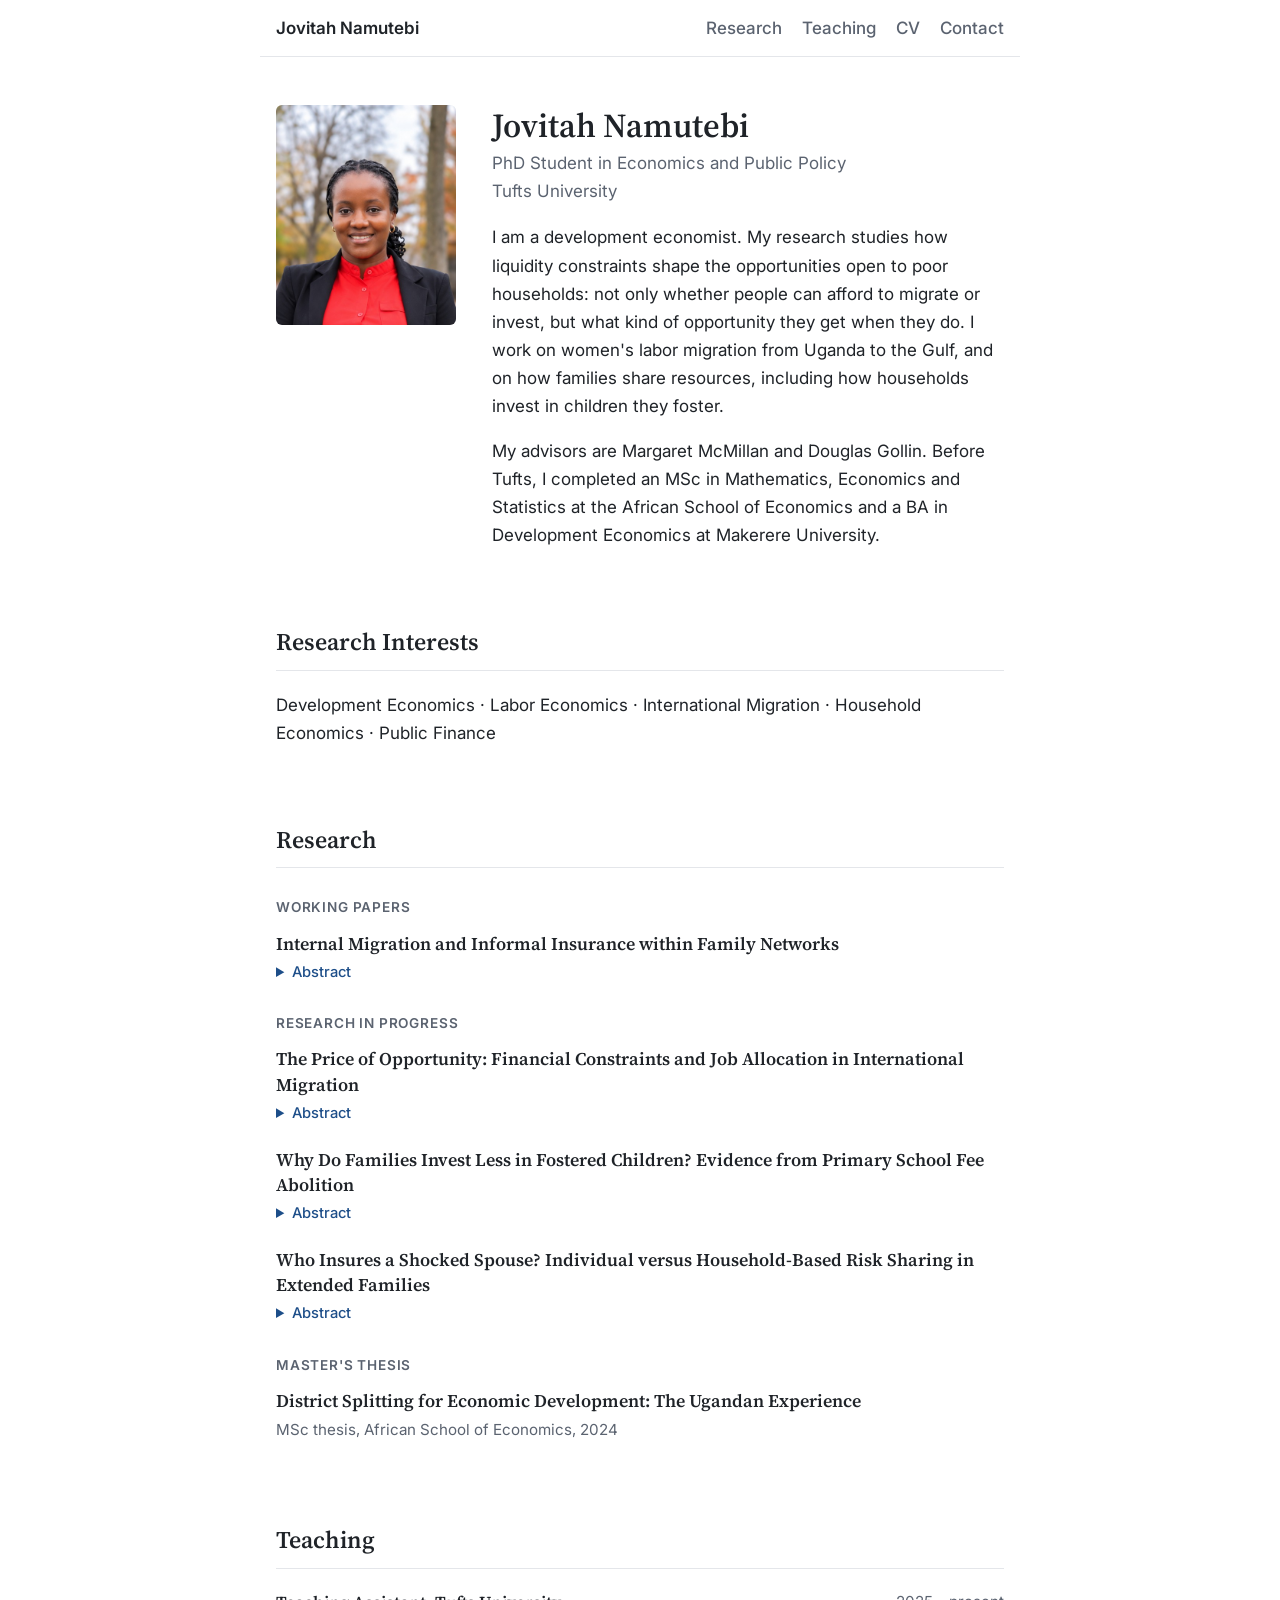
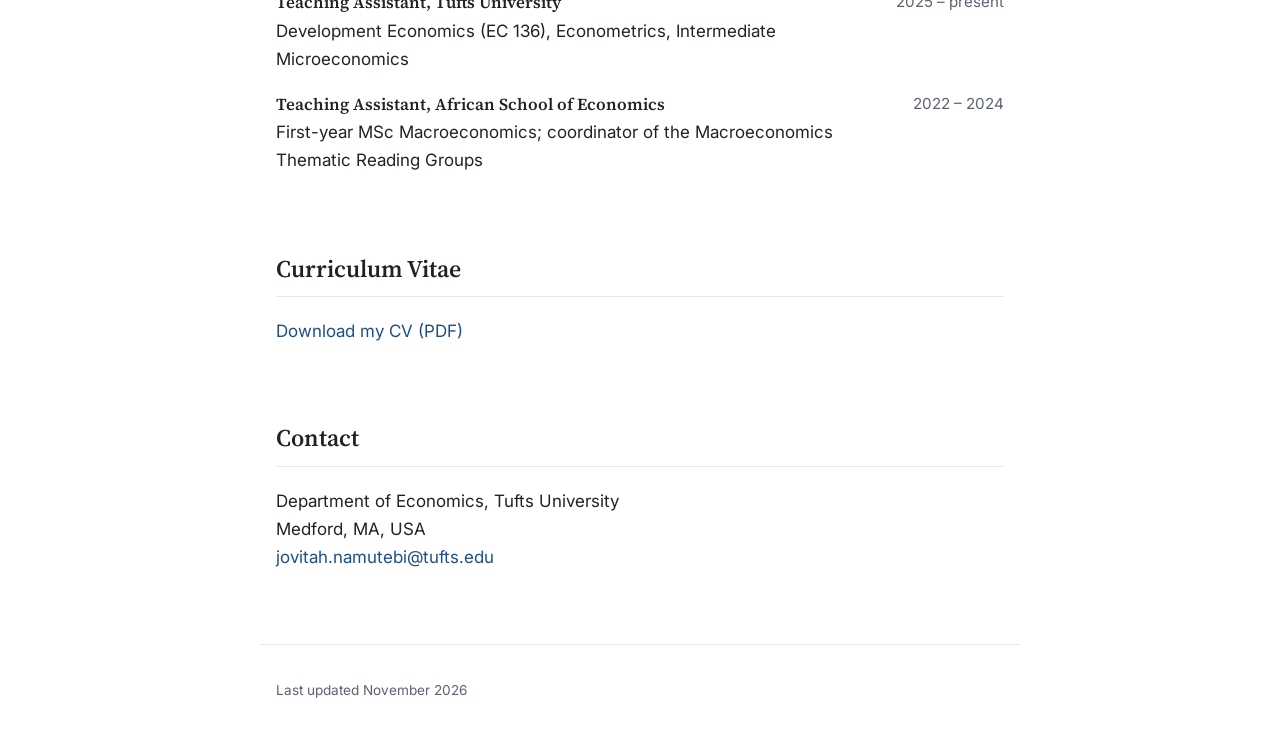
<file: index.html>
<!DOCTYPE html>
<html lang="en">
<head>
  <meta charset="utf-8">
  <meta name="viewport" content="width=device-width, initial-scale=1">
  <title>Jovitah Namutebi</title>
  <meta name="description" content="Jovitah Namutebi, PhD student in Economics and Public Policy at Tufts University. Development economics, labor migration, and household economics.">
  <link rel="preconnect" href="https://fonts.googleapis.com">
  <link rel="preconnect" href="https://fonts.gstatic.com" crossorigin>
  <link href="https://fonts.googleapis.com/css2?family=Source+Serif+4:opsz,wght@8..60,400;8..60,600&family=Inter:wght@400;500;600&display=swap" rel="stylesheet">
  <link rel="stylesheet" href="style.css">
</head>
<body>

  <!-- ===================== TOP MENU ===================== -->
  <nav class="menu">
    <a class="name-link" href="#about">Jovitah Namutebi</a>
    <div class="menu-links">
      <a href="#research">Research</a>
      <a href="#teaching">Teaching</a>
      <a href="#cv">CV</a>
      <a href="#contact">Contact</a>
    </div>
  </nav>

  <main>

    <!-- ===================== ABOUT ME ===================== -->
    <section id="about" class="about">
      <!-- Photo: put a file called photo.jpg in this folder.
           Until then, the empty box is hidden automatically. -->
      <img class="photo" src="photo.jpg?v=3" alt="Photo of Jovitah Namutebi" onerror="this.style.display='none'">

      <div>
        <h1>Jovitah Namutebi</h1>
        <p class="role">PhD Student in Economics and Public Policy<br>Tufts University</p>

        <p>
          I am a development economist. My research studies how liquidity constraints
          shape the opportunities open to poor households: not only whether people
          can afford to migrate or invest, but what kind of opportunity they get when
          they do. I work on women's labor migration from Uganda to the Gulf, and on
          how families share resources, including how households invest in children
          they foster.
        </p>

        <p>
          My advisors are Margaret McMillan and Douglas Gollin. Before Tufts, I
          completed an MSc in Mathematics, Economics and Statistics at the African
          School of Economics and a BA in Development Economics at Makerere University.
        </p>
      </div>
    </section>

    <!-- ===================== RESEARCH INTERESTS ===================== -->
    <section id="interests">
      <h2>Research Interests</h2>
      <p>Development Economics · Labor Economics · International Migration · Household Economics · Public Finance</p>
    </section>

    <!-- ===================== RESEARCH ===================== -->
    <section id="research">
      <h2>Research</h2>

      <h3 class="group">Working Papers</h3>

      <article class="paper">
        <p class="title">Internal Migration and Informal Insurance within Family Networks</p>
        <details>
          <summary>Abstract</summary>
          <p>
            Migrants in sub-Saharan Africa remain embedded in extended family networks
            that serve as informal insurance where formal financial markets are limited.
            Using the Kagera Health and Development Survey, a panel that tracks
            individuals in Tanzania across nearly two decades of internal migration, I
            study risk sharing within extended families that span several households and
            locations. I reject full insurance: households' own shocks reduce their
            consumption growth. But shocks to other members of the network also affect
            a household's consumption, consistent with redistribution across households.
            I also ask whether migrants absorb shocks hitting their relatives, and whether
            this burden differs between women and men.
          </p>
        </details>
      </article>

      <h3 class="group">Research in Progress</h3>

      <article class="paper">
        <p class="title">The Price of Opportunity: Financial Constraints and Job Allocation in International Migration</p>
        <details>
          <summary>Abstract</summary>
          <p>
            Most research on liquidity constraints and migration asks whether poor
            households can afford to migrate at all. I study what happens after they do.
            Ugandan women recruited as domestic workers for Saudi Arabia can either pay
            their recruitment costs upfront or have the agency finance them and repay
            from their wages. I ask whether the way a woman finances her migration shapes
            the job and salary she ends up with. The project combines placement records,
            a phone survey of returned migrants, an experiment with recruitment officers,
            and a model of how agencies allocate jobs, with implications for
            recruitment-fee regulation and the ILO Employer Pays Principle.
          </p>
        </details>
      </article>

      <article class="paper">
        <p class="title">Why Do Families Invest Less in Fostered Children? Evidence from Primary School Fee Abolition</p>
        <details>
          <summary>Abstract</summary>
          <p>
            About one in five Ugandan children lives away from their parents with
            relatives. Before 1997, fostered children were less likely to attend school
            than the host family's own children in the same household. I use Uganda's
            introduction of Universal Primary Education in 1997, and census data from
            before and after, to ask whether this gap reflects the price of schooling or
            households' preferences for their own children.
          </p>
        </details>
      </article>

      <article class="paper">
        <p class="title">Who Insures a Shocked Spouse? Individual versus Household-Based Risk Sharing in Extended Families</p>
        <details>
          <summary>Abstract</summary>
          <p>
            Using the Indonesia Family Life Survey (1993–2014), I test whether a health shock
            to one spouse draws support from that spouse's own relatives rather than from the
            couple's pooled networks, comparing the two families within the same couple.
          </p>
        </details>
      </article>

      <h3 class="group">Master's Thesis</h3>

      <article class="paper">
        <p class="title">District Splitting for Economic Development: The Ugandan Experience</p>
        <p class="authors">MSc thesis, African School of Economics, 2024</p>
      </article>
    </section>

    <!-- ===================== TEACHING ===================== -->
    <section id="teaching">
      <h2>Teaching</h2>

      <div class="teach">
        <div>
          <p class="title">Teaching Assistant, Tufts University</p>
          <p>Development Economics (EC 136), Econometrics, Intermediate Microeconomics</p>
        </div>
        <p class="when">2025 – present</p>
      </div>

      <div class="teach">
        <div>
          <p class="title">Teaching Assistant, African School of Economics</p>
          <p>First-year MSc Macroeconomics; coordinator of the Macroeconomics Thematic Reading Groups</p>
        </div>
        <p class="when">2022 – 2024</p>
      </div>
    </section>

    <!-- ===================== CV ===================== -->
    <section id="cv">
      <h2>Curriculum Vitae</h2>
      <!-- Put your CV in this folder with the name cv.pdf -->
      <p><a href="cv.pdf">Download my CV (PDF)</a></p>
    </section>

    <!-- ===================== CONTACT ===================== -->
    <section id="contact">
      <h2>Contact</h2>
      <p>
        Department of Economics, Tufts University<br>
        Medford, MA, USA<br>
        <a href="mailto:jovitah.namutebi@tufts.edu">jovitah.namutebi@tufts.edu</a>
      </p>
    </section>

  </main>

  <footer>
    <p>Last updated November 2026</p>
  </footer>

</body>
</html>
</file>
<file: style.css>
/* ============================================================
   Colours. Change these to change the look of the whole site.
   ============================================================ */
:root {
  --background: #ffffff;
  --text: #1f2328;
  --muted: #5b6370;
  --accent: #1d4e89;      /* links and highlights */
  --line: #e4e6ea;
}

/* Dark mode: used automatically when the visitor's computer is in dark mode */
@media (prefers-color-scheme: dark) {
  :root {
    --background: #15171a;
    --text: #e8eaed;
    --muted: #a0a7b1;
    --accent: #8ab4f8;
    --line: #2c3036;
  }
}

/* ============================================================
   Page basics
   ============================================================ */
* { box-sizing: border-box; }

html { scroll-behavior: smooth; }

body {
  margin: 0;
  background: var(--background);
  color: var(--text);
  font-family: "Inter", system-ui, sans-serif;
  font-size: 17px;
  line-height: 1.65;
}

main {
  max-width: 760px;
  margin: 0 auto;
  padding: 0 16px;
}

a { color: var(--accent); text-decoration: none; }
a:hover { text-decoration: underline; }

h1, h2, .title {
  font-family: "Source Serif 4", Georgia, serif;
  font-weight: 600;
}

h1 { font-size: 2.1rem; margin: 0 0 4px; line-height: 1.2; }

h2 {
  font-size: 1.5rem;
  margin: 0 0 20px;
  padding-bottom: 8px;
  border-bottom: 1px solid var(--line);
}

section { padding: 48px 0 8px; scroll-margin-top: 60px; }

/* ============================================================
   Top menu
   ============================================================ */
.menu {
  position: sticky;
  top: 0;
  z-index: 10;
  display: flex;
  justify-content: space-between;
  align-items: center;
  gap: 16px;
  max-width: 760px;
  margin: 0 auto;
  padding: 14px 16px;
  background: var(--background);
  border-bottom: 1px solid var(--line);
}

.menu .name-link { color: var(--text); font-weight: 600; }
.menu-links { display: flex; gap: 20px; }
.menu-links a { color: var(--muted); font-weight: 500; }
.menu-links a:hover { color: var(--accent); text-decoration: none; }

/* ============================================================
   About section
   ============================================================ */
.about {
  display: grid;
  grid-template-columns: 180px 1fr;
  gap: 36px;
  align-items: start;
}

.photo {
  width: 180px;
  height: 220px;
  object-fit: cover;
  border-radius: 6px;
  background: var(--line);
}

.role { color: var(--muted); margin: 0 0 18px; }
.fields { font-size: 0.95rem; }
.contact { font-weight: 500; }
.dot { color: var(--muted); margin: 0 8px; }

/* On phones: photo above the text */
@media (max-width: 640px) {
  .about { grid-template-columns: 1fr; gap: 20px; }
  .photo { width: 140px; height: 170px; }
  .menu-links { gap: 14px; }
}

/* ============================================================
   Research section
   ============================================================ */
.group {
  font-size: 0.85rem;
  text-transform: uppercase;
  letter-spacing: 0.06em;
  color: var(--muted);
  font-weight: 600;
  margin: 28px 0 12px;
}

.paper { margin-bottom: 22px; }
.paper .title { font-size: 1.12rem; margin: 0 0 4px; line-height: 1.4; }
.paper .authors { margin: 0 0 4px; color: var(--muted); font-size: 0.95rem; }

details summary {
  cursor: pointer;
  color: var(--accent);
  font-size: 0.92rem;
  font-weight: 500;
}

details p {
  margin: 8px 0 0;
  padding-left: 14px;
  border-left: 2px solid var(--line);
  color: var(--muted);
  font-size: 0.97rem;
}

/* ============================================================
   Teaching section
   ============================================================ */
.teach {
  display: flex;
  justify-content: space-between;
  gap: 16px;
  margin-bottom: 18px;
}

.teach p { margin: 0; }
.teach .title { font-size: 1.05rem; }
.teach .when { color: var(--muted); white-space: nowrap; font-size: 0.95rem; }

@media (max-width: 640px) {
  .teach { flex-direction: column; gap: 2px; }
}

/* ============================================================
   Footer
   ============================================================ */
footer {
  max-width: 760px;
  margin: 48px auto 0;
  padding: 20px 16px 40px;
  border-top: 1px solid var(--line);
  color: var(--muted);
  font-size: 0.85rem;
}
</file>
